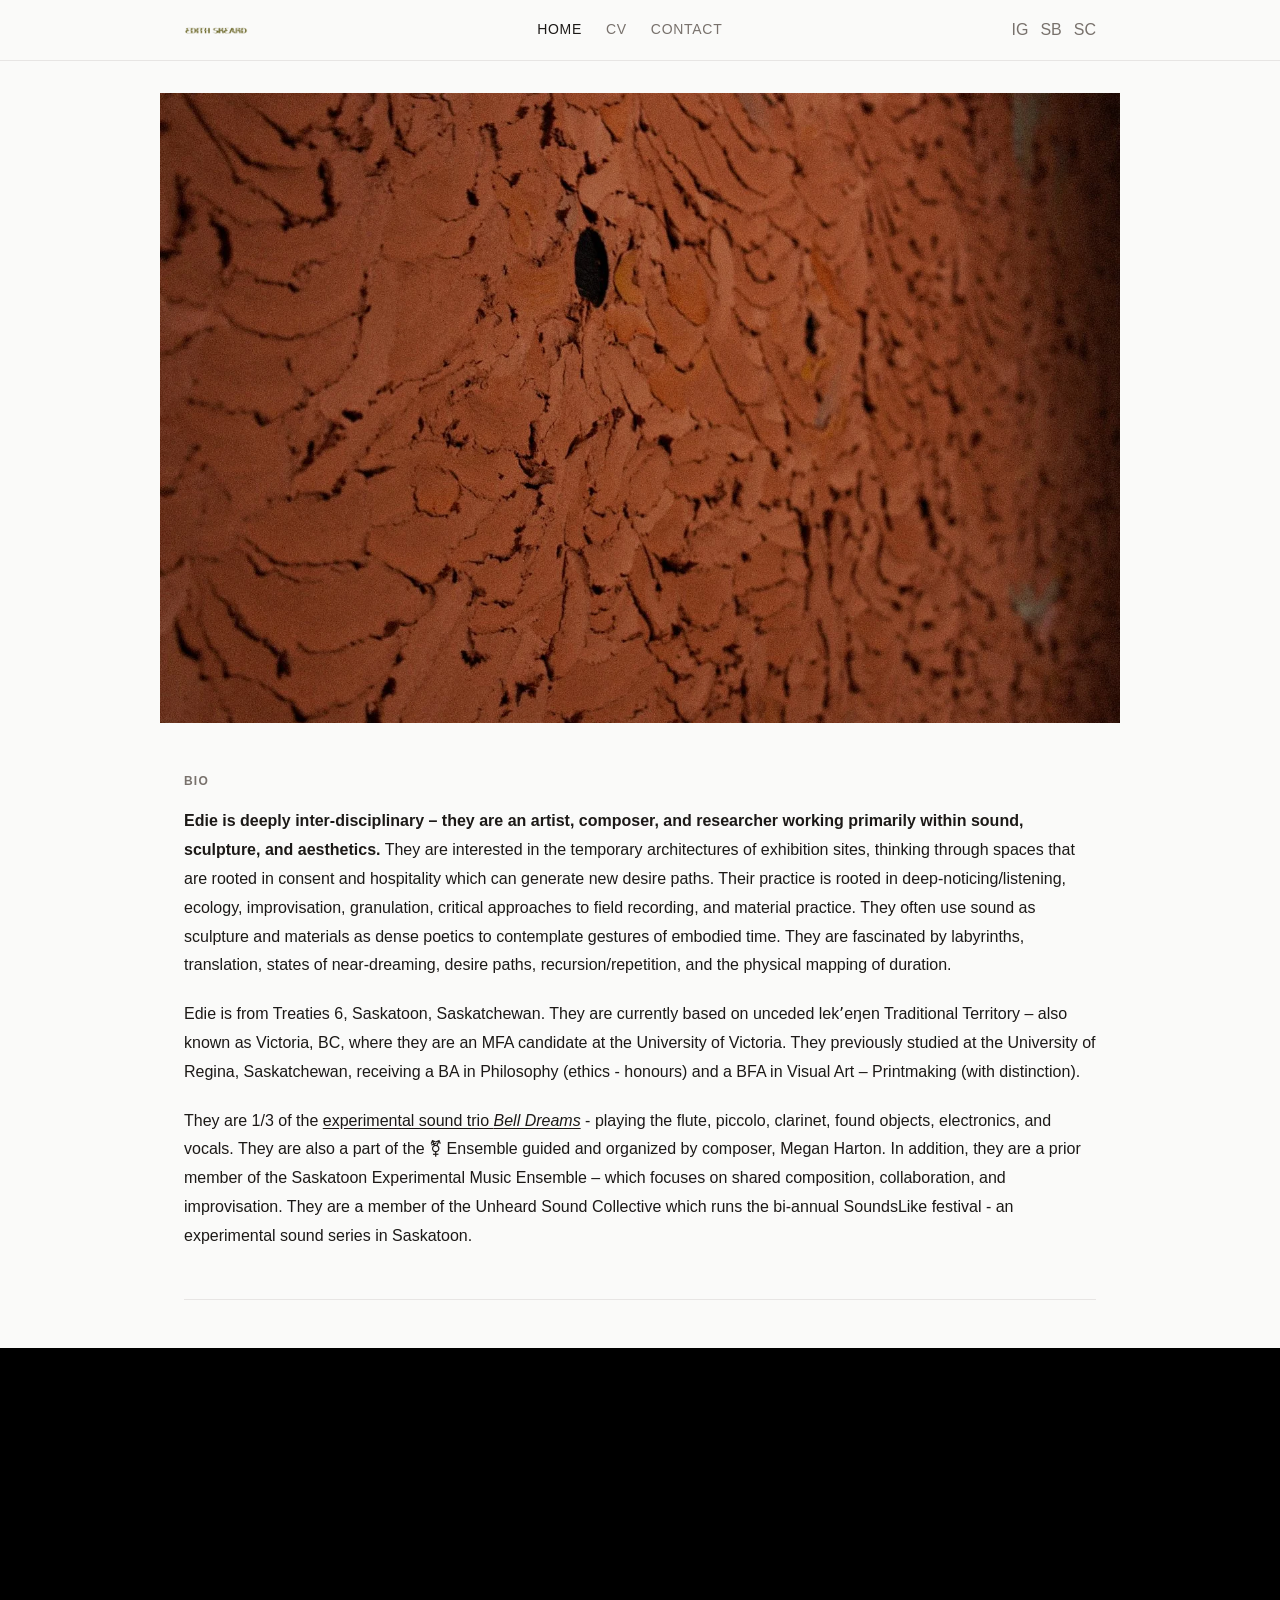
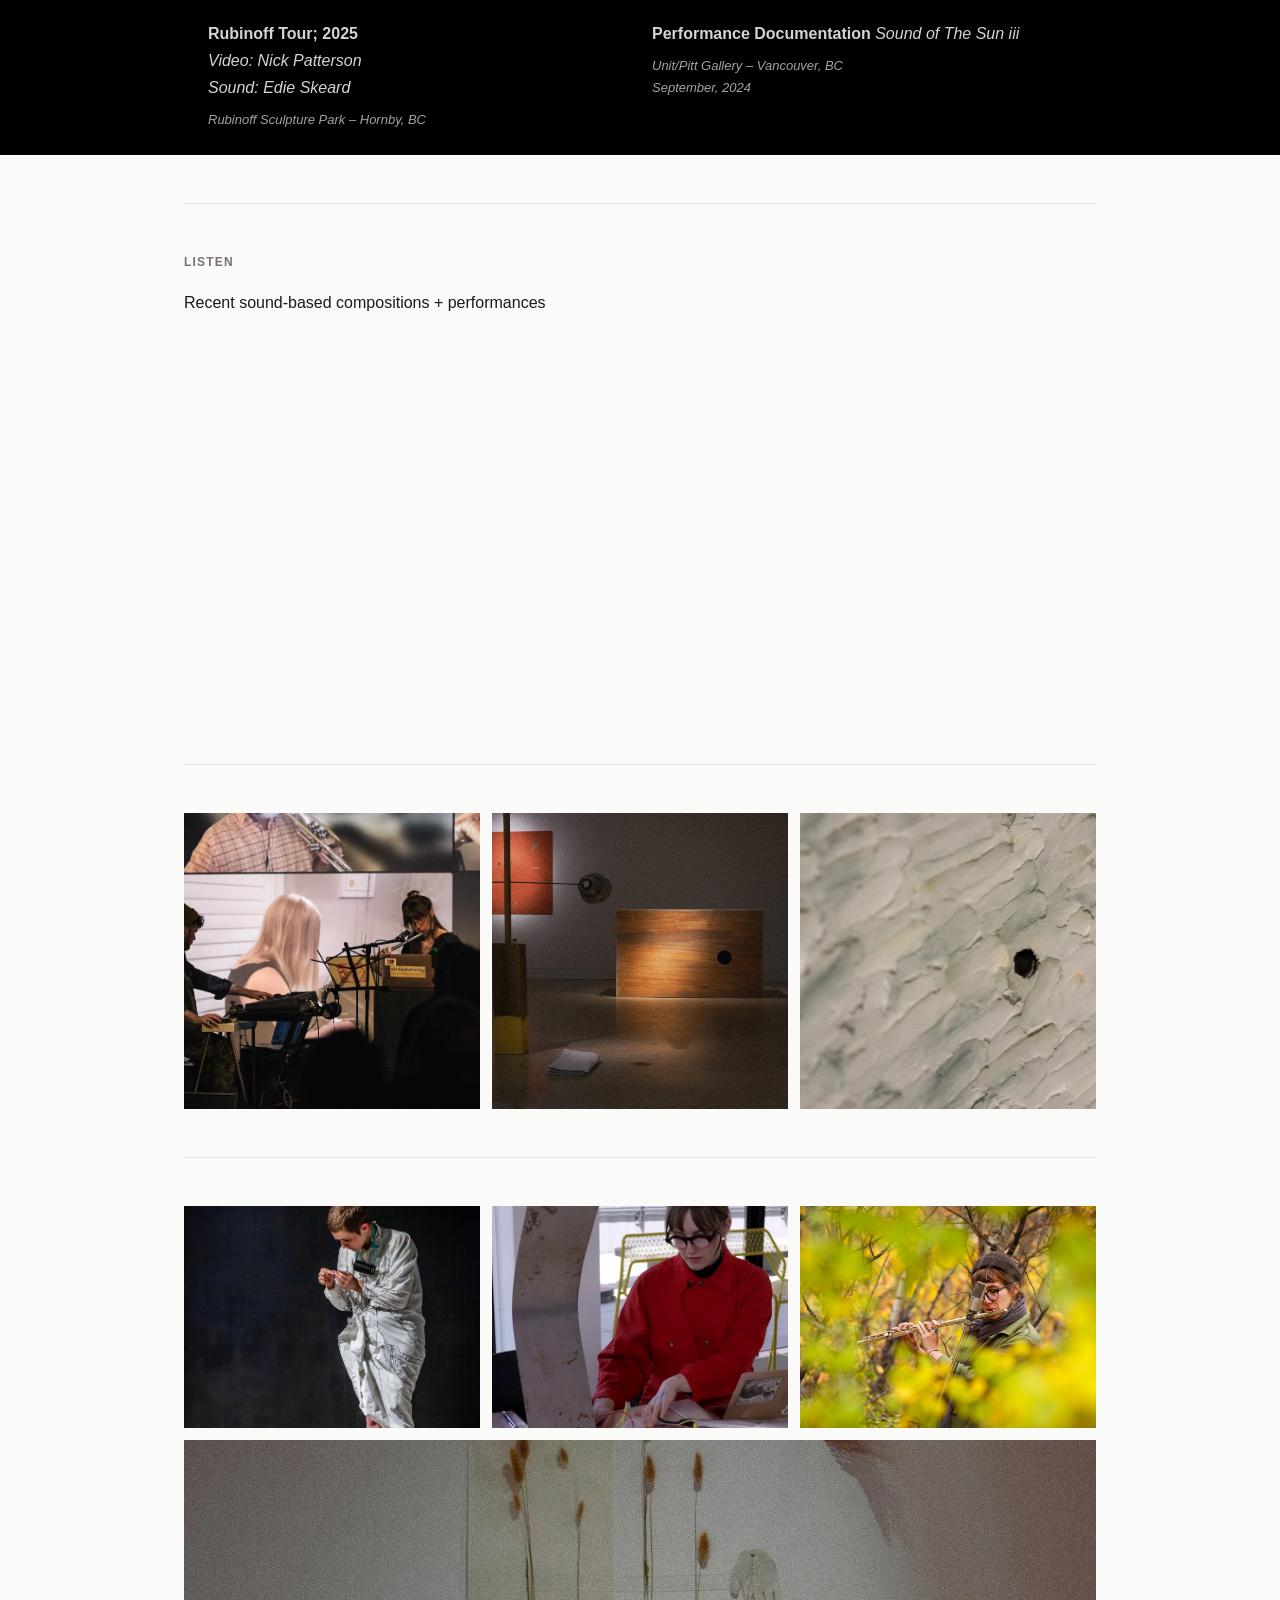
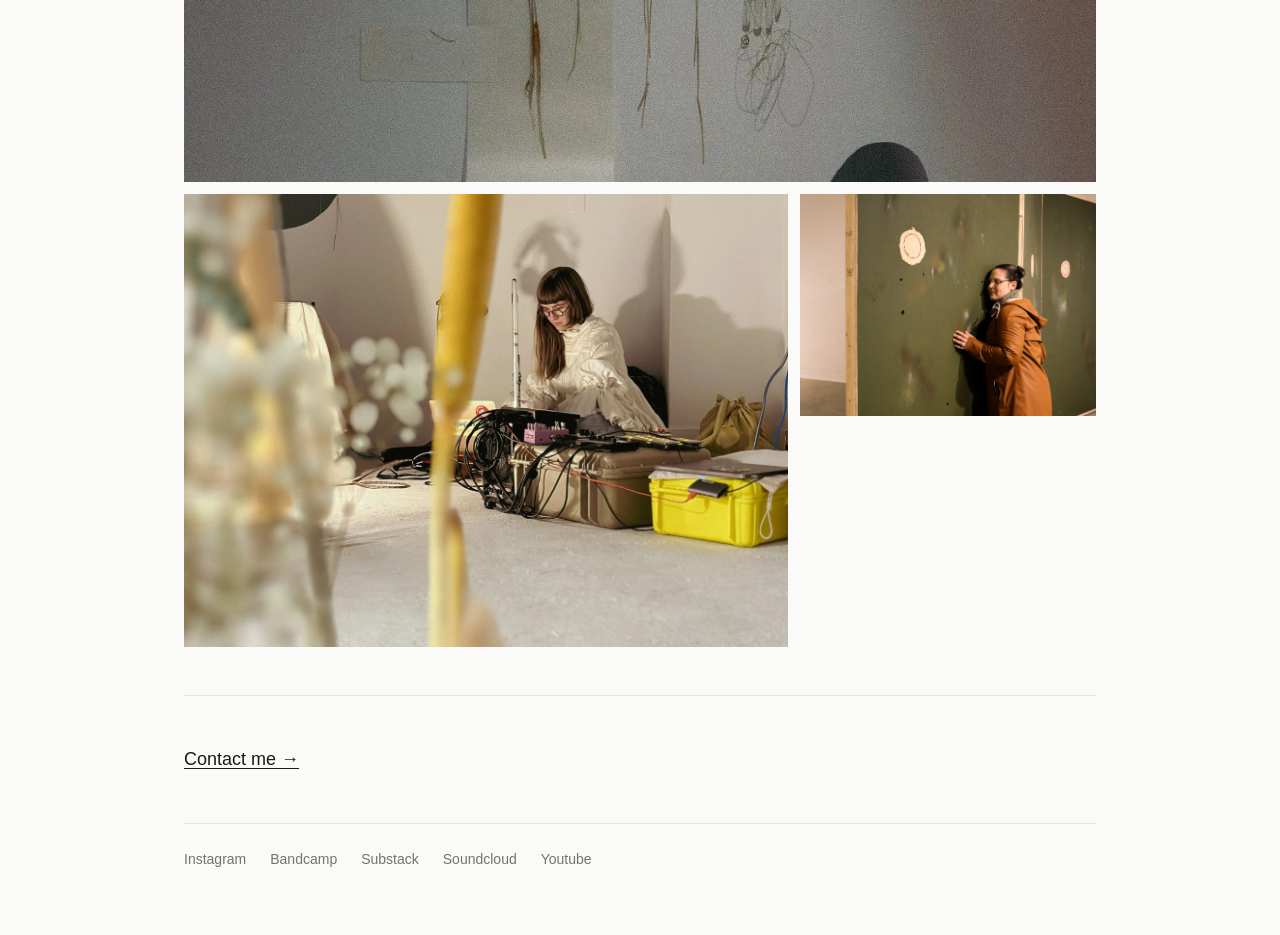
<file: index.html>
<!DOCTYPE html>
<html lang="en">
<head>
  <meta charset="UTF-8">
  <meta name="viewport" content="width=device-width, initial-scale=1.0">
  <title>Edith Skeard</title>
  <link rel="stylesheet" href="styles.css">
  <link rel="icon" type="image/png" href="assets/images/edithlogo.png">
</head>
<body>

  <header class="header">
    <div class="header-inner">
      <a href="/" class="logo">
        <img src="assets/images/edithlogo.png" alt="Edith Skeard">
      </a>
      <nav class="nav">
        <a href="/" class="active">Home</a>
        <a href="cv.html">CV</a>
        <a href="contact.html">Contact</a>
      </nav>
      <div class="social-links-header">
        <a href="http://instagram.com/edie_skeard" target="_blank" rel="noopener" aria-label="Instagram">IG</a>
        <a href="https://eatingoranges.substack.com/" target="_blank" rel="noopener" aria-label="Substack">SB</a>
        <a href="https://soundcloud.com/eratta" target="_blank" rel="noopener" aria-label="Soundcloud">SC</a>
      </div>
      <button class="hamburger" id="hamburger" aria-label="Menu">
        <svg width="24" height="24" viewBox="0 0 24 24" fill="none" stroke="currentColor" stroke-width="2">
          <path d="M3 12h18M3 6h18M3 18h18"/>
        </svg>
      </button>
    </div>
  </header>

  <div class="mobile-overlay" id="mobileOverlay">
    <button class="close-btn" id="closeMenu" aria-label="Close menu">&times;</button>
    <a href="/">Home</a>
    <a href="cv.html">CV</a>
    <a href="contact.html">Contact</a>
    <div class="social-links-header">
      <a href="http://instagram.com/edie_skeard" target="_blank" rel="noopener" aria-label="Instagram">IG</a>
      <a href="https://eatingoranges.substack.com/" target="_blank" rel="noopener" aria-label="Substack">SB</a>
      <a href="https://soundcloud.com/eratta" target="_blank" rel="noopener" aria-label="Soundcloud">SC</a>
    </div>
  </div>

  <main class="main">

    <div class="hero-image">
      <img src="assets/images/hero.jpg" alt="Edith Skeard">
    </div>

    <section class="section">
      <h1 class="section-title">Bio</h1>
      <div class="bio">
        <p><strong>Edie is deeply inter-disciplinary – they are an artist, composer, and researcher working primarily within sound, sculpture, and aesthetics.</strong> They are interested in the temporary architectures of exhibition sites, thinking through spaces that are rooted in consent and hospitality which can generate new desire paths. Their practice is rooted in deep-noticing/listening, ecology, improvisation, granulation, critical approaches to field recording, and material practice. They often use sound as sculpture and materials as dense poetics to contemplate gestures of embodied time. They are fascinated by labyrinths, translation, states of near-dreaming, desire paths, recursion/repetition, and the physical mapping of duration.</p>
        <p>Edie is from Treaties 6, Saskatoon, Saskatchewan. They are currently based on unceded lek&#x2BC;e&#x014B;en Traditional Territory – also known as Victoria, BC, where they are an MFA candidate at the University of Victoria. They previously studied at the University of Regina, Saskatchewan, receiving a BA in Philosophy (ethics - honours) and a BFA in Visual Art – Printmaking (with distinction).</p>
        <p>They are 1/3 of the <a href="https://belldreams.bandcamp.com/" target="_blank" rel="noopener">experimental sound trio <em>Bell Dreams</em></a> - playing the flute, piccolo, clarinet, found objects, electronics, and vocals. They are also a part of the &#x26A7; Ensemble guided and organized by composer, Megan Harton. In addition, they are a prior member of the Saskatoon Experimental Music Ensemble – which focuses on shared composition, collaboration, and improvisation. They are a member of the Unheard Sound Collective which runs the bi-annual SoundsLike festival - an experimental sound series in Saskatoon.</p>
      </div>
    </section>

    <hr class="section-divider">

    <section class="section-video">
      <div class="video-grid">
        <div class="video-item">
          <div class="embed-container">
            <iframe src="https://www.youtube.com/embed/Zh2v1KGook4" frameborder="0" allow="accelerometer; autoplay; clipboard-write; encrypted-media; gyroscope; picture-in-picture; web-share" allowfullscreen title="Rubinoff Tour"></iframe>
          </div>
          <p><strong>Rubinoff Tour; 2025</strong><br>
          <em>Video: Nick Patterson<br>
          Sound: Edie Skeard</em></p>
          <p class="caption">Rubinoff Sculpture Park – Hornby, BC</p>
        </div>
        <div class="video-item">
          <div class="embed-container">
            <iframe src="https://player.vimeo.com/video/998253351" frameborder="0" allow="autoplay; fullscreen; picture-in-picture; clipboard-write" title="Sound of the Sun, Vol. III: Summer Solstice — Edith Skeard Performance"></iframe>
          </div>
          <p><strong>Performance Documentation</strong> <em>Sound of The Sun iii</em></p>
          <p class="caption">Unit/Pitt Gallery – Vancouver, BC<br>
          September, 2024</p>
        </div>
      </div>
    </section>

    <hr class="section-divider">

    <section>
      <h2 class="section-title">Listen</h2>
      <p>Recent sound-based compositions + performances</p>
      <div class="soundcloud-grid">
        <iframe width="100%" height="400" scrolling="no" frameborder="no" src="https://w.soundcloud.com/player/?visual=true&url=https%3A%2F%2Fapi.soundcloud.com%2Ftracks%2F2281564538&show_artwork=true"></iframe>
        <iframe width="100%" height="400" scrolling="no" frameborder="no" src="https://w.soundcloud.com/player/?visual=true&url=https%3A%2F%2Fapi.soundcloud.com%2Ftracks%2F1757266365&show_artwork=true"></iframe>
      </div>
    </section>

    <hr class="section-divider">

    <section>
      <div class="listen-grid">
        <img src="assets/images/listen-1.jpg" alt="Listen 1">
        <img src="assets/images/listen-2.jpg" alt="Listen 2">
        <img src="assets/images/listen-3.jpg" alt="Listen 3">
      </div>
    </section>

    <hr class="section-divider">

    <section>
      <div class="gallery-grid">
        <img src="assets/images/gallery-1.jpg" alt="Performance">
        <img src="assets/images/gallery-2.jpg" alt="Performance">
        <img src="assets/images/gallery-3.jpg" alt="Performance">
        <img src="assets/images/gallery-4.jpg" alt="Performance">
        <img src="assets/images/gallery-5.jpg" alt="Performance">
        <img src="assets/images/gallery-6.jpg" alt="Performance">
      </div>
    </section>

    <hr class="section-divider">

    <section>
      <a class="contact-link" href="mailto:email@example.com">Contact me &rarr;</a>
    </section>

    <footer class="footer-social">
      <a href="https://www.instagram.com/edith_rattary/" target="_blank" rel="noopener">Instagram</a>
      <a href="https://belldreams.bandcamp.com" target="_blank" rel="noopener">Bandcamp</a>
      <a href="https://eatingoranges.substack.com/" target="_blank" rel="noopener">Substack</a>
      <a href="https://soundcloud.com/user-23201046" target="_blank" rel="noopener">Soundcloud</a>
      <a href="https://www.youtube.com/@edithrattary/videos" target="_blank" rel="noopener">Youtube</a>
    </footer>

  </main>

  <script src="script.js"></script>
</body>
</html>
</file>
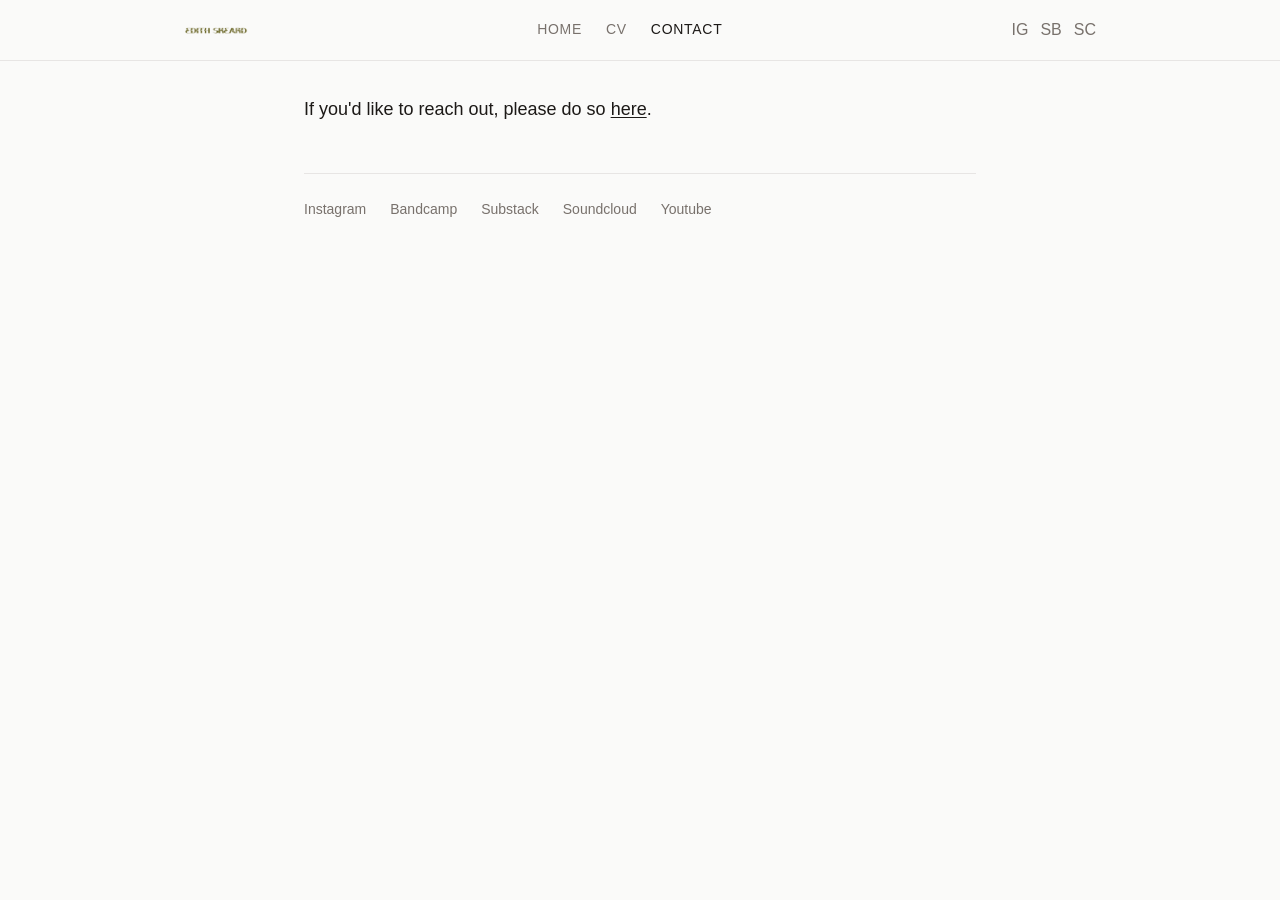
<file: contact.html>
<!DOCTYPE html>
<html lang="en">
<head>
  <meta charset="UTF-8">
  <meta name="viewport" content="width=device-width, initial-scale=1.0">
  <title>Contact — Edith Skeard</title>
  <link rel="stylesheet" href="styles.css">
  <link rel="icon" type="image/png" href="assets/images/edithlogo.png">
</head>
<body>

  <header class="header">
    <div class="header-inner">
      <a href="/" class="logo">
        <img src="assets/images/edithlogo.png" alt="Edith Skeard">
      </a>
      <nav class="nav">
        <a href="/">Home</a>
        <a href="cv.html">CV</a>
        <a href="contact.html" class="active">Contact</a>
      </nav>
      <div class="social-links-header">
        <a href="http://instagram.com/edie_skeard" target="_blank" rel="noopener" aria-label="Instagram">IG</a>
        <a href="https://eatingoranges.substack.com/" target="_blank" rel="noopener" aria-label="Substack">SB</a>
        <a href="https://soundcloud.com/eratta" target="_blank" rel="noopener" aria-label="Soundcloud">SC</a>
      </div>
      <button class="hamburger" id="hamburger" aria-label="Menu">
        <svg width="24" height="24" viewBox="0 0 24 24" fill="none" stroke="currentColor" stroke-width="2">
          <path d="M3 12h18M3 6h18M3 18h18"/>
        </svg>
      </button>
    </div>
  </header>

  <div class="mobile-overlay" id="mobileOverlay">
    <button class="close-btn" id="closeMenu" aria-label="Close menu">&times;</button>
    <a href="/">Home</a>
    <a href="cv.html">CV</a>
    <a href="contact.html">Contact</a>
    <div class="social-links-header">
      <a href="http://instagram.com/edie_skeard" target="_blank" rel="noopener" aria-label="Instagram">IG</a>
      <a href="https://eatingoranges.substack.com/" target="_blank" rel="noopener" aria-label="Substack">SB</a>
      <a href="https://soundcloud.com/eratta" target="_blank" rel="noopener" aria-label="Soundcloud">SC</a>
    </div>
  </div>

  <main class="main-narrow">

    <section>
      <p class="contact-body">If you'd like to reach out, please do so <a href="mailto:email@example.com">here</a>.</p>
    </section>

    <footer class="footer-social">
      <a href="https://www.instagram.com/edith_rattary/" target="_blank" rel="noopener">Instagram</a>
      <a href="https://belldreams.bandcamp.com" target="_blank" rel="noopener">Bandcamp</a>
      <a href="https://eatingoranges.substack.com/" target="_blank" rel="noopener">Substack</a>
      <a href="https://soundcloud.com/user-23201046" target="_blank" rel="noopener">Soundcloud</a>
      <a href="https://www.youtube.com/@edithrattary/videos" target="_blank" rel="noopener">Youtube</a>
    </footer>

  </main>

  <script src="script.js"></script>
</body>
</html>
</file>
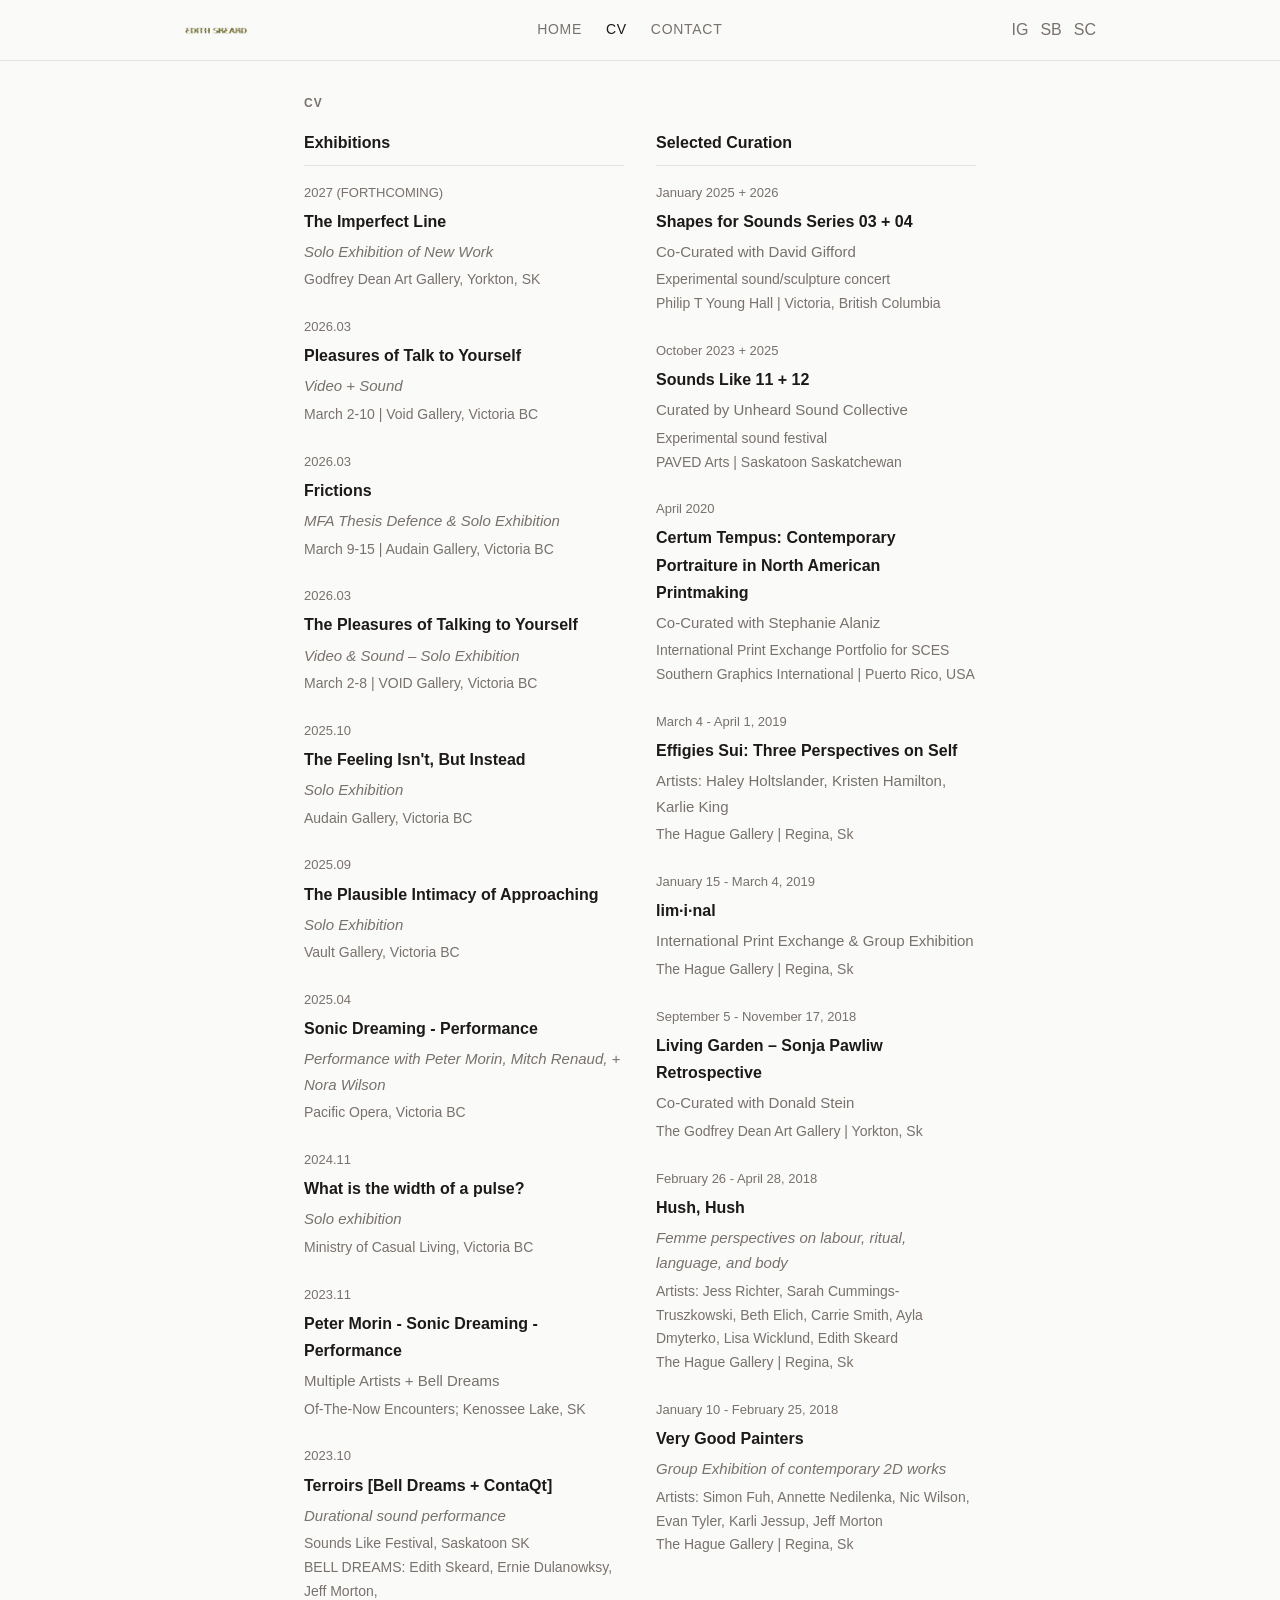
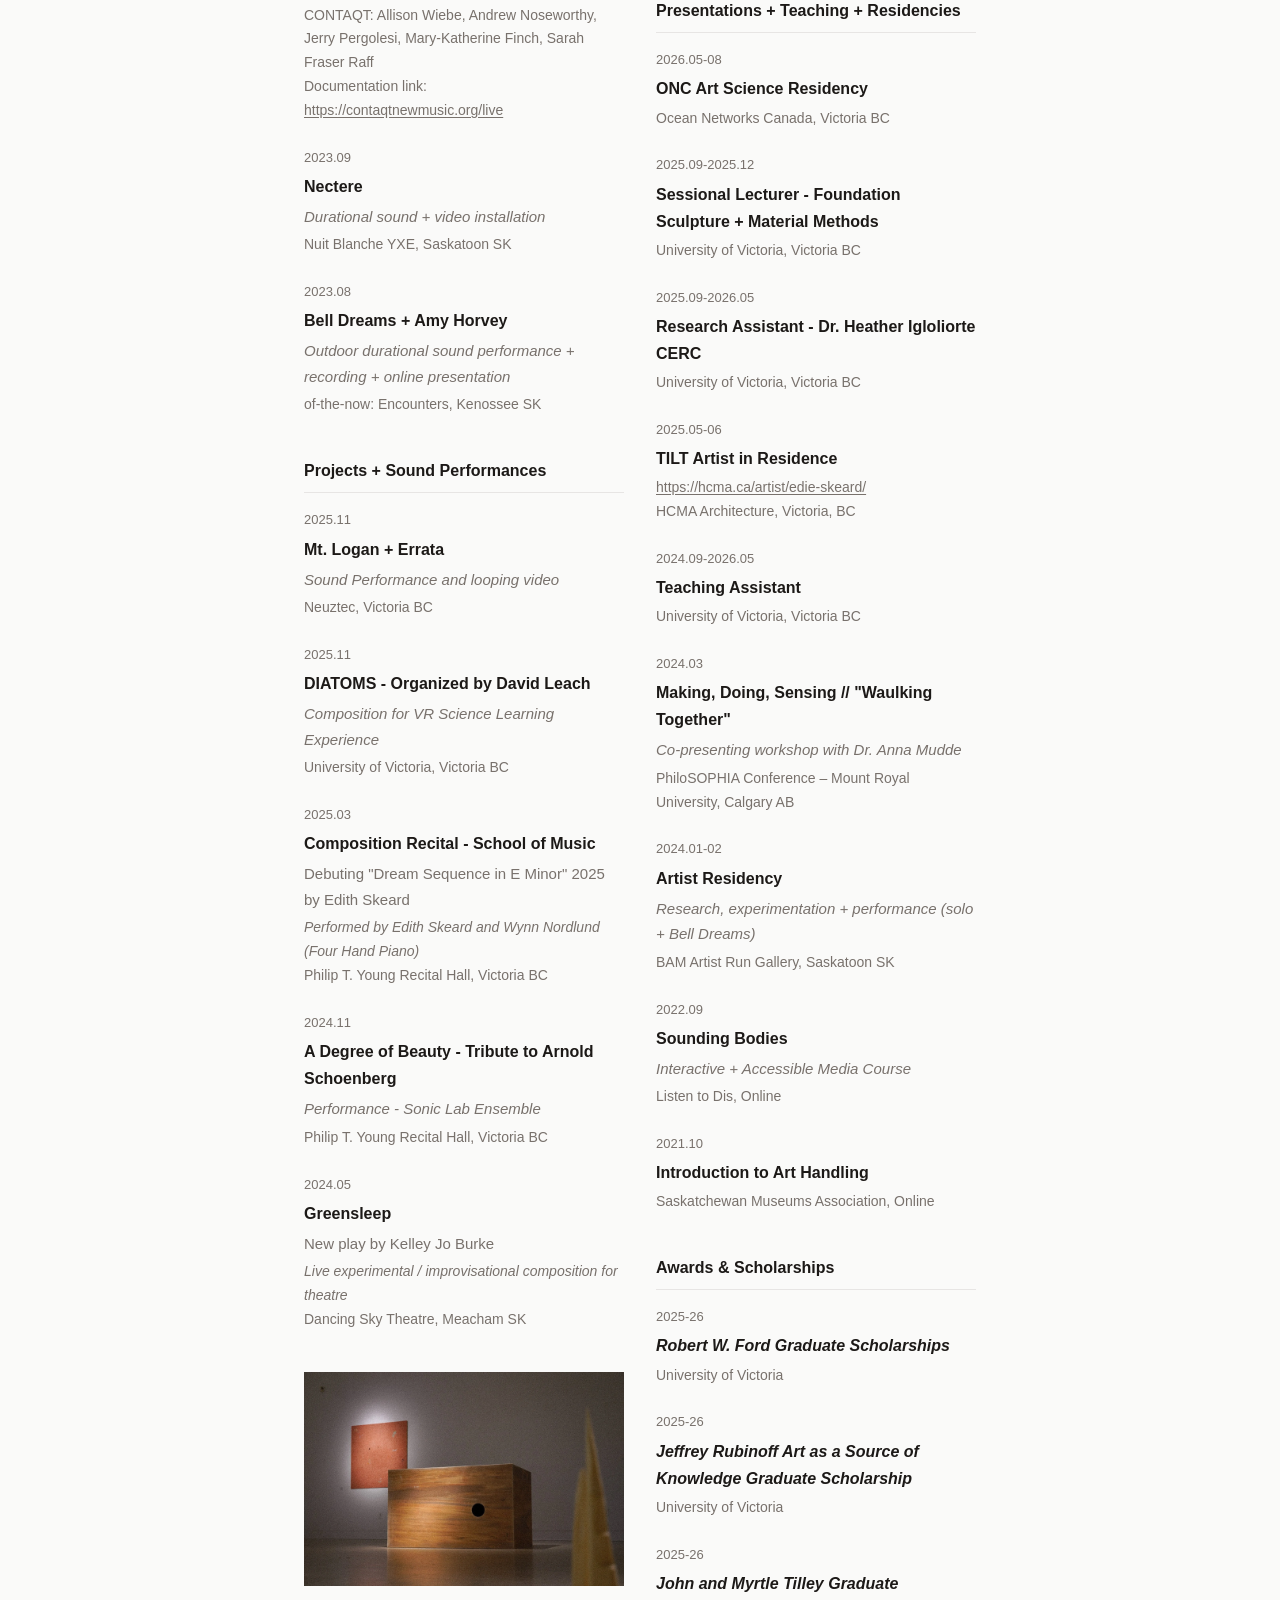
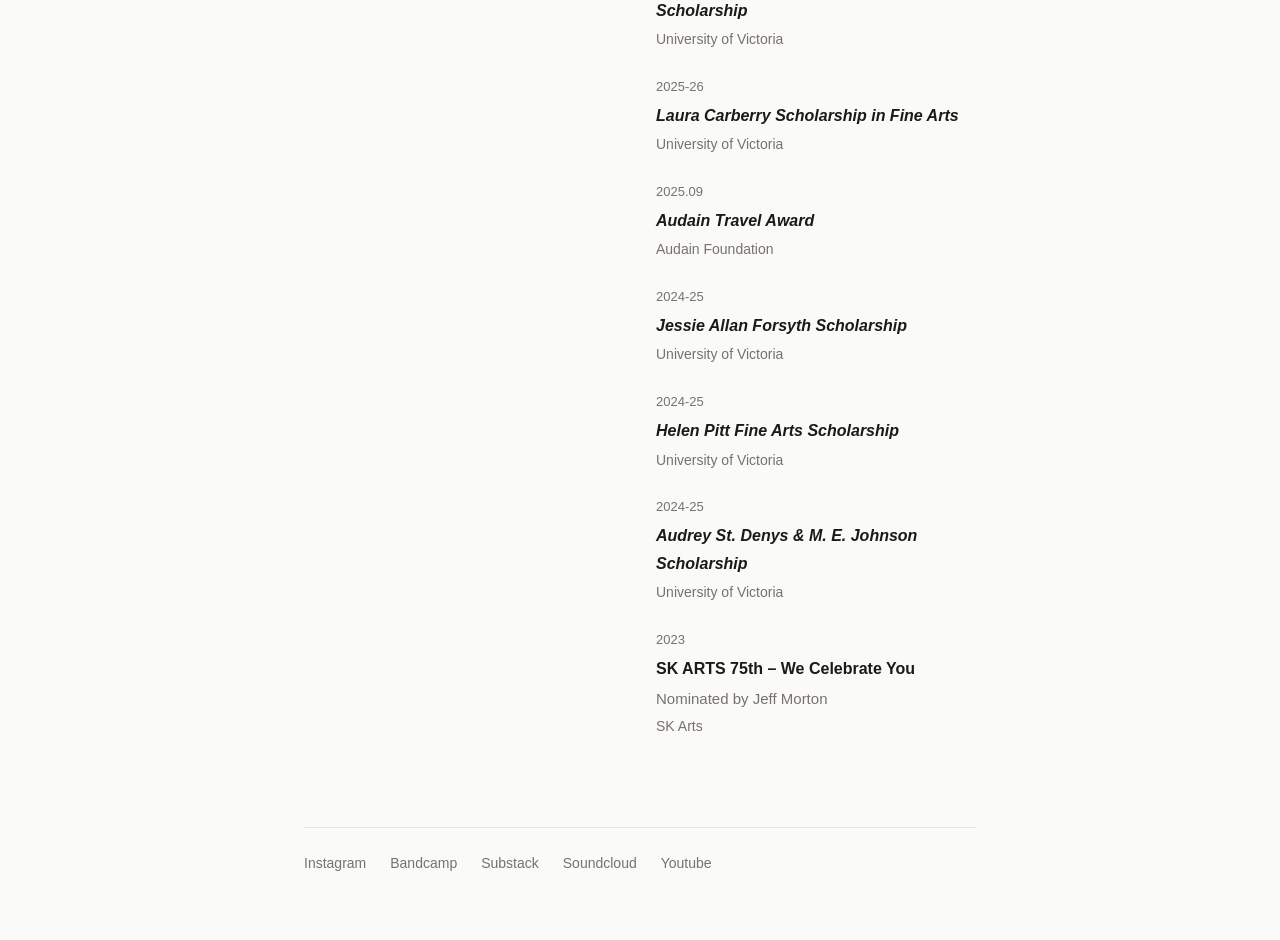
<file: cv.html>
<!DOCTYPE html>
<html lang="en">
<head>
  <meta charset="UTF-8">
  <meta name="viewport" content="width=device-width, initial-scale=1.0">
  <title>CV — Edith Skeard</title>
  <link rel="stylesheet" href="styles.css">
  <link rel="icon" type="image/png" href="assets/images/edithlogo.png">
</head>
<body>

  <header class="header">
    <div class="header-inner">
      <a href="/" class="logo">
        <img src="assets/images/edithlogo.png" alt="Edith Skeard">
      </a>
      <nav class="nav">
        <a href="/">Home</a>
        <a href="cv.html" class="active">CV</a>
        <a href="contact.html">Contact</a>
      </nav>
      <div class="social-links-header">
        <a href="http://instagram.com/edie_skeard" target="_blank" rel="noopener" aria-label="Instagram">IG</a>
        <a href="https://eatingoranges.substack.com/" target="_blank" rel="noopener" aria-label="Substack">SB</a>
        <a href="https://soundcloud.com/eratta" target="_blank" rel="noopener" aria-label="Soundcloud">SC</a>
      </div>
      <button class="hamburger" id="hamburger" aria-label="Menu">
        <svg width="24" height="24" viewBox="0 0 24 24" fill="none" stroke="currentColor" stroke-width="2">
          <path d="M3 12h18M3 6h18M3 18h18"/>
        </svg>
      </button>
    </div>
  </header>

  <div class="mobile-overlay" id="mobileOverlay">
    <button class="close-btn" id="closeMenu" aria-label="Close menu">&times;</button>
    <a href="/">Home</a>
    <a href="cv.html">CV</a>
    <a href="contact.html">Contact</a>
    <div class="social-links-header">
      <a href="http://instagram.com/edie_skeard" target="_blank" rel="noopener" aria-label="Instagram">IG</a>
      <a href="https://eatingoranges.substack.com/" target="_blank" rel="noopener" aria-label="Substack">SB</a>
      <a href="https://soundcloud.com/eratta" target="_blank" rel="noopener" aria-label="Soundcloud">SC</a>
    </div>
  </div>

  <main class="main-narrow">

    <h1 class="section-title">CV</h1>

    <div class="cv-grid">

      <div class="cv-col">

        <div class="cv-section">
          <h2>Exhibitions</h2>

          <div class="cv-entry">
            <div class="date">2027 (FORTHCOMING)</div>
            <div class="title">The Imperfect Line</div>
            <div class="subtitle"><em>Solo Exhibition of New Work</em></div>
            <div class="venue">Godfrey Dean Art Gallery, Yorkton, SK</div>
          </div>

          <div class="cv-entry">
            <div class="date">2026.03</div>
            <div class="title">Pleasures of Talk to Yourself</div>
            <div class="subtitle"><em>Video + Sound</em></div>
            <div class="venue">March 2-10 | Void Gallery, Victoria BC</div>
          </div>

          <div class="cv-entry">
            <div class="date">2026.03</div>
            <div class="title">Frictions</div>
            <div class="subtitle"><em>MFA Thesis Defence &amp; Solo Exhibition</em></div>
            <div class="venue">March 9-15 | Audain Gallery, Victoria BC</div>
          </div>

          <div class="cv-entry">
            <div class="date">2026.03</div>
            <div class="title">The Pleasures of Talking to Yourself</div>
            <div class="subtitle"><em>Video &amp; Sound – Solo Exhibition</em></div>
            <div class="venue">March 2-8 | VOID Gallery, Victoria BC</div>
          </div>

          <div class="cv-entry">
            <div class="date">2025.10</div>
            <div class="title">The Feeling Isn't, But Instead</div>
            <div class="subtitle"><em>Solo Exhibition</em></div>
            <div class="venue">Audain Gallery, Victoria BC</div>
          </div>

          <div class="cv-entry">
            <div class="date">2025.09</div>
            <div class="title">The Plausible Intimacy of Approaching</div>
            <div class="subtitle"><em>Solo Exhibition</em></div>
            <div class="venue">Vault Gallery, Victoria BC</div>
          </div>

          <div class="cv-entry">
            <div class="date">2025.04</div>
            <div class="title">Sonic Dreaming - Performance</div>
            <div class="subtitle"><em>Performance with Peter Morin, Mitch Renaud, + Nora Wilson</em></div>
            <div class="venue">Pacific Opera, Victoria BC</div>
          </div>

          <div class="cv-entry">
            <div class="date">2024.11</div>
            <div class="title">What is the width of a pulse?</div>
            <div class="subtitle"><em>Solo exhibition</em></div>
            <div class="venue">Ministry of Casual Living, Victoria BC</div>
          </div>

          <div class="cv-entry">
            <div class="date">2023.11</div>
            <div class="title">Peter Morin - Sonic Dreaming - Performance</div>
            <div class="subtitle">Multiple Artists + Bell Dreams</div>
            <div class="venue">Of-The-Now Encounters; Kenossee Lake, SK</div>
          </div>

          <div class="cv-entry">
            <div class="date">2023.10</div>
            <div class="title">Terroirs [Bell Dreams + ContaQt]</div>
            <div class="subtitle"><em>Durational sound performance</em></div>
            <div class="details">Sounds Like Festival, Saskatoon SK<br>
            BELL DREAMS: Edith Skeard, Ernie Dulanowksy, Jeff Morton,<br>
            CONTAQT: Allison Wiebe, Andrew Noseworthy, Jerry Pergolesi, Mary-Katherine Finch, Sarah Fraser Raff<br>
            Documentation link: <a href="https://contaqtnewmusic.org/live" target="_blank" rel="noopener">https://contaqtnewmusic.org/live</a></div>
          </div>

          <div class="cv-entry">
            <div class="date">2023.09</div>
            <div class="title">Nectere</div>
            <div class="subtitle"><em>Durational sound + video installation</em></div>
            <div class="venue">Nuit Blanche YXE, Saskatoon SK</div>
          </div>

          <div class="cv-entry">
            <div class="date">2023.08</div>
            <div class="title">Bell Dreams + Amy Horvey</div>
            <div class="subtitle"><em>Outdoor durational sound performance + recording + online presentation</em></div>
            <div class="venue">of-the-now: Encounters, Kenossee SK</div>
          </div>
        </div>

        <div class="cv-section">
          <h2>Projects + Sound Performances</h2>

          <div class="cv-entry">
            <div class="date">2025.11</div>
            <div class="title">Mt. Logan + Errata</div>
            <div class="subtitle"><em>Sound Performance and looping video</em></div>
            <div class="venue">Neuztec, Victoria BC</div>
          </div>

          <div class="cv-entry">
            <div class="date">2025.11</div>
            <div class="title">DIATOMS - Organized by David Leach</div>
            <div class="subtitle"><em>Composition for VR Science Learning Experience</em></div>
            <div class="venue">University of Victoria, Victoria BC</div>
          </div>

          <div class="cv-entry">
            <div class="date">2025.03</div>
            <div class="title">Composition Recital - School of Music</div>
            <div class="subtitle">Debuting "Dream Sequence in E Minor" 2025 by Edith Skeard</div>
            <div class="details"><em>Performed by Edith Skeard and Wynn Nordlund (Four Hand Piano)</em><br>
            Philip T. Young Recital Hall, Victoria BC</div>
          </div>

          <div class="cv-entry">
            <div class="date">2024.11</div>
            <div class="title">A Degree of Beauty - Tribute to Arnold Schoenberg</div>
            <div class="subtitle"><em>Performance - Sonic Lab Ensemble</em></div>
            <div class="venue">Philip T. Young Recital Hall, Victoria BC</div>
          </div>

          <div class="cv-entry">
            <div class="date">2024.05</div>
            <div class="title">Greensleep</div>
            <div class="subtitle">New play by Kelley Jo Burke</div>
            <div class="details"><em>Live experimental / improvisational composition for theatre</em><br>
            Dancing Sky Theatre, Meacham SK</div>
          </div>
        </div>

        <div class="cv-image">
          <img src="assets/images/cv-image.jpg" alt="CV">
        </div>

      </div>

      <div class="cv-col">

        <div class="cv-section">
          <h2>Selected Curation</h2>

          <div class="cv-entry">
            <div class="date">January 2025 + 2026</div>
            <div class="title">Shapes for Sounds Series 03 + 04</div>
            <div class="subtitle">Co-Curated with David Gifford</div>
            <div class="details">Experimental sound/sculpture concert<br>
            Philip T Young Hall | Victoria, British Columbia</div>
          </div>

          <div class="cv-entry">
            <div class="date">October 2023 + 2025</div>
            <div class="title">Sounds Like 11 + 12</div>
            <div class="subtitle">Curated by Unheard Sound Collective</div>
            <div class="details">Experimental sound festival<br>
            PAVED Arts | Saskatoon Saskatchewan</div>
          </div>

          <div class="cv-entry">
            <div class="date">April 2020</div>
            <div class="title">Certum Tempus: Contemporary Portraiture in North American Printmaking</div>
            <div class="subtitle">Co-Curated with Stephanie Alaniz</div>
            <div class="details">International Print Exchange Portfolio for SCES<br>
            Southern Graphics International | Puerto Rico, USA</div>
          </div>

          <div class="cv-entry">
            <div class="date">March 4 - April 1, 2019</div>
            <div class="title">Effigies Sui: Three Perspectives on Self</div>
            <div class="subtitle">Artists: Haley Holtslander, Kristen Hamilton, Karlie King</div>
            <div class="venue">The Hague Gallery | Regina, Sk</div>
          </div>

          <div class="cv-entry">
            <div class="date">January 15 - March 4, 2019</div>
            <div class="title">lim·i·nal</div>
            <div class="subtitle">International Print Exchange &amp; Group Exhibition</div>
            <div class="venue">The Hague Gallery | Regina, Sk</div>
          </div>

          <div class="cv-entry">
            <div class="date">September 5 - November 17, 2018</div>
            <div class="title">Living Garden – Sonja Pawliw Retrospective</div>
            <div class="subtitle">Co-Curated with Donald Stein</div>
            <div class="venue">The Godfrey Dean Art Gallery | Yorkton, Sk</div>
          </div>

          <div class="cv-entry">
            <div class="date">February 26 - April 28, 2018</div>
            <div class="title">Hush, Hush</div>
            <div class="subtitle"><em>Femme perspectives on labour, ritual, language, and body</em></div>
            <div class="details">Artists: Jess Richter, Sarah Cummings-Truszkowski, Beth Elich, Carrie Smith, Ayla Dmyterko, Lisa Wicklund, Edith Skeard<br>
            The Hague Gallery | Regina, Sk</div>
          </div>

          <div class="cv-entry">
            <div class="date">January 10 - February 25, 2018</div>
            <div class="title">Very Good Painters</div>
            <div class="subtitle"><em>Group Exhibition of contemporary 2D works</em></div>
            <div class="details">Artists: Simon Fuh, Annette Nedilenka, Nic Wilson, Evan Tyler, Karli Jessup, Jeff Morton<br>
            The Hague Gallery | Regina, Sk</div>
          </div>
        </div>

        <div class="cv-section">
          <h2>Presentations + Teaching + Residencies</h2>

          <div class="cv-entry">
            <div class="date">2026.05-08</div>
            <div class="title">ONC Art Science Residency</div>
            <div class="venue">Ocean Networks Canada, Victoria BC</div>
          </div>

          <div class="cv-entry">
            <div class="date">2025.09-2025.12</div>
            <div class="title">Sessional Lecturer - Foundation Sculpture + Material Methods</div>
            <div class="venue">University of Victoria, Victoria BC</div>
          </div>

          <div class="cv-entry">
            <div class="date">2025.09-2026.05</div>
            <div class="title">Research Assistant - Dr. Heather Igloliorte CERC</div>
            <div class="venue">University of Victoria, Victoria BC</div>
          </div>

          <div class="cv-entry">
            <div class="date">2025.05-06</div>
            <div class="title">TILT Artist in Residence</div>
            <div class="details"><a href="https://hcma.ca/artist/edie-skeard/" target="_blank" rel="noopener">https://hcma.ca/artist/edie-skeard/</a><br>
            HCMA Architecture, Victoria, BC</div>
          </div>

          <div class="cv-entry">
            <div class="date">2024.09-2026.05</div>
            <div class="title">Teaching Assistant</div>
            <div class="venue">University of Victoria, Victoria BC</div>
          </div>

          <div class="cv-entry">
            <div class="date">2024.03</div>
            <div class="title">Making, Doing, Sensing // "Waulking Together"</div>
            <div class="subtitle"><em>Co-presenting workshop with Dr. Anna Mudde</em></div>
            <div class="venue">PhiloSOPHIA Conference – Mount Royal University, Calgary AB</div>
          </div>

          <div class="cv-entry">
            <div class="date">2024.01-02</div>
            <div class="title">Artist Residency</div>
            <div class="subtitle"><em>Research, experimentation + performance (solo + Bell Dreams)</em></div>
            <div class="venue">BAM Artist Run Gallery, Saskatoon SK</div>
          </div>

          <div class="cv-entry">
            <div class="date">2022.09</div>
            <div class="title">Sounding Bodies</div>
            <div class="subtitle"><em>Interactive + Accessible Media Course</em></div>
            <div class="venue">Listen to Dis, Online</div>
          </div>

          <div class="cv-entry">
            <div class="date">2021.10</div>
            <div class="title">Introduction to Art Handling</div>
            <div class="venue">Saskatchewan Museums Association, Online</div>
          </div>
        </div>

        <div class="cv-section">
          <h2>Awards &amp; Scholarships</h2>

          <div class="cv-entry">
            <div class="date">2025-26</div>
            <div class="title"><em>Robert W. Ford Graduate Scholarships</em></div>
            <div class="venue">University of Victoria</div>
          </div>

          <div class="cv-entry">
            <div class="date">2025-26</div>
            <div class="title"><em>Jeffrey Rubinoff Art as a Source of Knowledge Graduate Scholarship</em></div>
            <div class="venue">University of Victoria</div>
          </div>

          <div class="cv-entry">
            <div class="date">2025-26</div>
            <div class="title"><em>John and Myrtle Tilley Graduate Scholarship</em></div>
            <div class="venue">University of Victoria</div>
          </div>

          <div class="cv-entry">
            <div class="date">2025-26</div>
            <div class="title"><em>Laura Carberry Scholarship in Fine Arts</em></div>
            <div class="venue">University of Victoria</div>
          </div>

          <div class="cv-entry">
            <div class="date">2025.09</div>
            <div class="title"><em>Audain Travel Award</em></div>
            <div class="venue">Audain Foundation</div>
          </div>

          <div class="cv-entry">
            <div class="date">2024-25</div>
            <div class="title"><em>Jessie Allan Forsyth Scholarship</em></div>
            <div class="venue">University of Victoria</div>
          </div>

          <div class="cv-entry">
            <div class="date">2024-25</div>
            <div class="title"><em>Helen Pitt Fine Arts Scholarship</em></div>
            <div class="venue">University of Victoria</div>
          </div>

          <div class="cv-entry">
            <div class="date">2024-25</div>
            <div class="title"><em>Audrey St. Denys &amp; M. E. Johnson Scholarship</em></div>
            <div class="venue">University of Victoria</div>
          </div>

          <div class="cv-entry">
            <div class="date">2023</div>
            <div class="title">SK ARTS 75th – We Celebrate You</div>
            <div class="subtitle">Nominated by Jeff Morton</div>
            <div class="venue">SK Arts</div>
          </div>
        </div>

      </div>

    </div>

    <footer class="footer-social">
      <a href="https://www.instagram.com/edith_rattary/" target="_blank" rel="noopener">Instagram</a>
      <a href="https://belldreams.bandcamp.com" target="_blank" rel="noopener">Bandcamp</a>
      <a href="https://eatingoranges.substack.com/" target="_blank" rel="noopener">Substack</a>
      <a href="https://soundcloud.com/user-23201046" target="_blank" rel="noopener">Soundcloud</a>
      <a href="https://www.youtube.com/@edithrattary/videos" target="_blank" rel="noopener">Youtube</a>
    </footer>

  </main>

  <script src="script.js"></script>
</body>
</html>
</file>
<file: styles.css>
*, *::before, *::after {
  box-sizing: border-box;
  margin: 0;
  padding: 0;
}

:root {
  --color-bg: #fafaf9;
  --color-text: #1c1917;
  --color-text-muted: #78716c;
  --color-border: #e7e5e4;
  --color-accent: #57534e;
  --font-body: -apple-system, BlinkMacSystemFont, "Segoe UI", Roboto, "Helvetica Neue", Arial, sans-serif;
  --font-mono: "SF Mono", "Cascadia Code", "Fira Code", monospace;
  --max-width: 960px;
  --content-width: 720px;
}

html {
  font-size: 16px;
  -webkit-font-smoothing: antialiased;
}

body {
  font-family: var(--font-body);
  color: var(--color-text);
  background: var(--color-bg);
  line-height: 1.7;
}

img {
  max-width: 100%;
  height: auto;
  display: block;
}

a {
  color: inherit;
  text-decoration: none;
}

a:hover {
  opacity: 0.7;
}

/* Header / Navigation */

.header {
  position: sticky;
  top: 0;
  z-index: 100;
  background: var(--color-bg);
  border-bottom: 1px solid var(--color-border);
}

.header-inner {
  max-width: var(--max-width);
  margin: 0 auto;
  display: flex;
  align-items: center;
  justify-content: space-between;
  padding: 0.75rem 1.5rem;
  height: 60px;
}

.logo img {
  height: 36px;
  width: auto;
}

.nav {
  display: flex;
  align-items: center;
  gap: 1.5rem;
}

.nav a {
  font-size: 0.875rem;
  letter-spacing: 0.05em;
  text-transform: uppercase;
  color: var(--color-text-muted);
  font-weight: 500;
}

.nav a.active {
  color: var(--color-text);
}

.social-links-header {
  display: flex;
  align-items: center;
  gap: 0.75rem;
}

.social-links-header a {
  color: var(--color-text-muted);
  font-size: 1rem;
  line-height: 1;
}

.social-links-header a:hover {
  color: var(--color-text);
}

/* Hamburger */

.hamburger {
  display: none;
  background: none;
  border: none;
  cursor: pointer;
  padding: 0.25rem;
  color: var(--color-text);
  line-height: 1;
}

.hamburger svg {
  display: block;
}

/* Mobile menu */

.mobile-overlay {
  display: none;
  position: fixed;
  inset: 0;
  z-index: 200;
  background: var(--color-bg);
}

.mobile-overlay.open {
  display: flex;
  flex-direction: column;
  align-items: center;
  justify-content: center;
  gap: 2rem;
}

.mobile-overlay a {
  font-size: 1.25rem;
  letter-spacing: 0.05em;
  text-transform: uppercase;
  color: var(--color-text);
}

.mobile-overlay .close-btn {
  position: absolute;
  top: 1rem;
  right: 1.5rem;
  background: none;
  border: none;
  cursor: pointer;
  color: var(--color-text);
  font-size: 1.5rem;
}

.mobile-overlay .social-links-header {
  margin-top: 1rem;
}

/* Main content */

.main {
  max-width: var(--max-width);
  margin: 0 auto;
  padding: 2rem 1.5rem 4rem;
}

.main-narrow {
  max-width: var(--content-width);
  margin: 0 auto;
  padding: 2rem 1.5rem 4rem;
}

/* Hero */

.hero-image {
  margin: 0 -1.5rem;
}

.hero-image img {
  width: 100%;
  max-height: 70vh;
  object-fit: cover;
}

/* Sections */

.section {
  margin-top: 3rem;
}

.section-title {
  font-size: 0.75rem;
  letter-spacing: 0.1em;
  text-transform: uppercase;
  color: var(--color-text-muted);
  margin-bottom: 1rem;
  font-weight: 600;
}

.section-divider {
  border: none;
  border-top: 1px solid var(--color-border);
  margin: 3rem 0;
}

/* Bio */

.bio {
  font-size: 1rem;
  line-height: 1.8;
}

.bio p {
  margin-bottom: 1.25rem;
}

.bio a {
  text-decoration: underline;
  text-underline-offset: 2px;
}

/* Video / embed */

.section-video {
  background: #000;
  color: #d4d4d4;
  margin-left: calc(-50vw + 50%);
  margin-right: calc(-50vw + 50%);
  padding-left: calc(50vw - 50%);
  padding-right: calc(50vw - 50%);
  padding-top: 1.5rem;
  padding-bottom: 1.5rem;
}

.section-video .caption {
  color: #a3a3a3;
}

.section-video .video-grid {
  max-width: var(--max-width);
  margin: 0 auto;
  padding: 0 1.5rem;
}

.video-grid {
  display: grid;
  grid-template-columns: 1fr 1fr;
  gap: 1.5rem;
}

.video-item {
  display: flex;
  flex-direction: column;
}

.embed-container {
  position: relative;
  width: 100%;
  aspect-ratio: 16 / 9;
  margin-bottom: 0.75rem;
}

.embed-container iframe {
  position: absolute;
  inset: 0;
  width: 100%;
  height: 100%;
}

.soundcloud-grid {
  display: grid;
  grid-template-columns: 1fr 1fr;
  gap: 0.75rem;
}

.soundcloud-grid iframe {
  width: 100%;
  height: 400px;
}

/* Video / embed captions */

.caption {
  font-size: 0.8125rem;
  color: var(--color-text-muted);
  margin-top: 0.5rem;
  font-style: italic;
}

/* Listen grid */

.listen-grid {
  display: grid;
  grid-template-columns: repeat(3, 1fr);
  gap: 0.75rem;
}

.listen-grid img {
  aspect-ratio: 1;
  object-fit: cover;
  width: 100%;
}

/* Gallery grid */

.gallery-grid {
  display: grid;
  grid-template-columns: repeat(3, 1fr);
  gap: 0.75rem;
}

.gallery-grid img {
  aspect-ratio: 4 / 3;
  object-fit: cover;
  width: 100%;
}

.gallery-grid img:nth-child(4) {
  grid-column: 1 / -1;
  aspect-ratio: 16 / 6;
}

.gallery-grid img:nth-child(5) {
  grid-column: span 2;
  aspect-ratio: 4 / 3;
}

/* Contact link at bottom of home */

.contact-link {
  display: block;
  font-size: 1.125rem;
  font-weight: 500;
  text-decoration: underline;
  text-underline-offset: 3px;
  margin: 2rem 0;
}

/* Footer social */

.footer-social {
  display: flex;
  gap: 1.5rem;
  font-size: 0.875rem;
  color: var(--color-text-muted);
  margin-top: 3rem;
  padding-top: 1.5rem;
  border-top: 1px solid var(--color-border);
}

.footer-social a:hover {
  color: var(--color-text);
}

/* CV page */

.cv-grid {
  display: grid;
  grid-template-columns: 1fr 1fr;
  gap: 2rem;
}

.cv-section {
  margin-bottom: 2.5rem;
}

.cv-section h2 {
  font-size: 1rem;
  font-weight: 600;
  margin-bottom: 1rem;
  padding-bottom: 0.5rem;
  border-bottom: 1px solid var(--color-border);
}

.cv-entry {
  margin-bottom: 1.5rem;
}

.cv-entry .date {
  font-size: 0.8125rem;
  color: var(--color-text-muted);
  font-weight: 500;
  margin-bottom: 0.25rem;
}

.cv-entry .title {
  font-weight: 600;
  margin-bottom: 0.25rem;
}

.cv-entry .subtitle {
  font-size: 0.9375rem;
  color: var(--color-text-muted);
  margin-bottom: 0.25rem;
}

.cv-entry .venue,
.cv-entry .details {
  font-size: 0.875rem;
  color: var(--color-text-muted);
}

.cv-entry a {
  text-decoration: underline;
  text-underline-offset: 2px;
}

.cv-image {
  margin: 2rem 0;
}

.cv-image img {
  max-height: 400px;
  width: 100%;
  object-fit: cover;
}

/* Contact page */

.contact-body {
  font-size: 1.125rem;
  line-height: 1.8;
}

.contact-body a {
  text-decoration: underline;
  text-underline-offset: 2px;
}

/* Responsive */

@media (max-width: 768px) {
  .header-inner {
    padding: 0.75rem 1rem;
  }

  .nav {
    display: none;
  }

  .social-links-header {
    display: none;
  }

  .hamburger {
    display: block;
  }

  .main {
    padding: 1.5rem 1rem 3rem;
  }

  .main-narrow {
    padding: 1.5rem 1rem 3rem;
  }

  .hero-image {
    margin: 0 -1rem;
  }

  .cv-grid {
    grid-template-columns: 1fr;
  }

  .video-grid {
    grid-template-columns: 1fr;
  }

  .listen-grid {
    grid-template-columns: repeat(2, 1fr);
  }

  .gallery-grid {
    grid-template-columns: repeat(2, 1fr);
  }

  .gallery-grid img:nth-child(4) {
    aspect-ratio: 4 / 3;
  }

  .gallery-grid img:nth-child(5) {
    grid-column: span 1;
    aspect-ratio: 4 / 3;
  }
}

@media (max-width: 480px) {
  .listen-grid {
    grid-template-columns: 1fr;
  }

  .gallery-grid {
    grid-template-columns: 1fr;
  }

  .footer-social {
    flex-wrap: wrap;
    gap: 1rem;
  }
}
</file>
